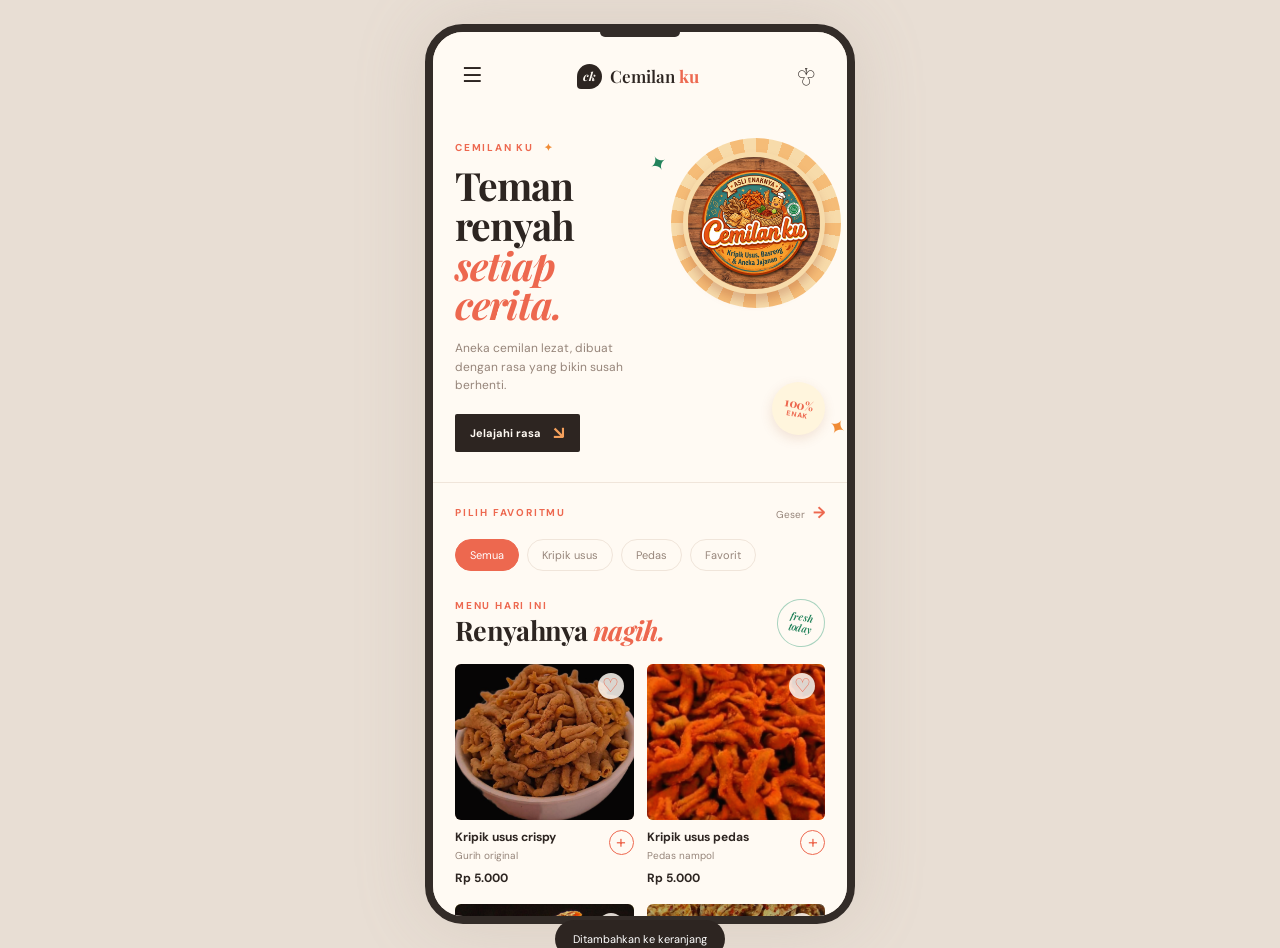
<file: Website Kedua/index.html>
<!doctype html>
<html lang="id">
<head>
  <meta charset="UTF-8">
  <meta name="viewport" content="width=device-width, initial-scale=1.0">
  <meta name="theme-color" content="#fffaf3">
  <title>Cemilan ku — Aneka Cemilan Lezat</title>
  <link rel="preconnect" href="https://fonts.googleapis.com">
  <link rel="preconnect" href="https://fonts.gstatic.com" crossorigin>
  <link href="https://fonts.googleapis.com/css2?family=DM+Sans:wght@400;500;600;700&family=Playfair+Display:wght@600;700;800&display=swap" rel="stylesheet">
  <link rel="stylesheet" href="style.css">
</head>
<body>
  <main class="phone-shell" aria-label="Toko Cemilan ku">
    <div class="speaker"></div>
    <div class="screen">
      <header class="topbar">
        <button class="icon-button" type="button" aria-label="Buka menu" id="menuButton"><span class="menu-icon">☰</span></button>
        <a class="brand-mini" href="#home" aria-label="Cemilan ku beranda"><span class="brand-mark">ck</span><span>Cemilan <b>ku</b></span></a>
        <div class="topbar-actions">
          <button class="bag-button" type="button" aria-label="Lihat keranjang" id="bagButton"><span>♧</span><i id="bagCount">0</i></button>
        </div>
      </header>

      <section class="hero" id="home">
        <div class="hero-copy">
          <p class="eyebrow">Cemilan ku <span>✦</span></p>
          <h1>Teman renyah<br><em>setiap cerita.</em></h1>
          <p class="hero-text">Aneka cemilan lezat, dibuat dengan rasa yang bikin susah berhenti.</p>
          <a class="primary-button" href="#menu">Jelajahi rasa <span>↘</span></a>
        </div>
        <div class="hero-art" aria-label="Koleksi cemilan renyah">
          <div class="sunburst"></div>
          <img class="hero-logo" src="Cemilan Ku.jpeg" alt="Logo Cemilan ku" loading="eager">
          <span class="art-sticker">100%<br><small>ENAK</small></span>
          <span class="art-leaf leaf-one">✦</span><span class="art-leaf leaf-two">✦</span>
        </div>
      </section>

      <section class="category-section" aria-label="Pilih kategori">
        <div class="section-heading"><p class="eyebrow">Pilih favoritmu</p><span>Geser <b>→</b></span></div>
        <div class="category-list" role="tablist">
          <button class="category active" type="button" data-filter="all" role="tab">Semua</button>
          <button class="category" type="button" data-filter="usus" role="tab">Kripik usus</button>
          <button class="category" type="button" data-filter="pedas" role="tab">Pedas</button>
          <button class="category" type="button" data-filter="favorit" role="tab">Favorit</button>
        </div>
      </section>

      <section class="menu-section" id="menu">
        <div class="section-heading menu-title"><div><p class="eyebrow">Menu hari ini</p><h2>Renyahnya <em>nagih.</em></h2></div><span class="fresh-badge">fresh<br>today</span></div>
        <div class="product-grid" id="productGrid">
          <article class="product-card" data-category="usus favorit">
            <div class="product-image pink"><span class="heart">♡</span><img src="Kripik Usus Capture.JPG" alt="Kripik usus crispy"></div>
            <div class="product-info"><div><h3>Kripik usus crispy</h3><p>Gurih original</p></div><button class="add-button" aria-label="Tambah Kripik usus crispy" data-name="Kripik usus crispy" data-price="5000">+</button></div>
            <strong>Rp 5.000</strong>
          </article>
          <article class="product-card" data-category="usus pedas favorit">
            <div class="product-image orange"><span class="heart">♡</span><img src="Kripik Usus Pedas Capture.JPG" alt="Kripik usus pedas" loading="lazy"></div>
            <div class="product-info"><div><h3>Kripik usus pedas</h3><p>Pedas nampol</p></div><button class="add-button" aria-label="Tambah Kripik usus pedas" data-name="Kripik usus pedas" data-price="5000">+</button></div>
            <strong>Rp 5.000</strong>
          </article>
          <article class="product-card" data-category="favorit">
            <div class="product-image yellow"><span class="heart">♡</span><img src="Kripik Singkong Balado Capture.JPG" alt="Singkong balado" loading="lazy"></div>
            <div class="product-info"><div><h3>Singkong balado</h3><p>Manis gurih</p></div><button class="add-button" aria-label="Tambah Singkong balado" data-name="Singkong balado" data-price="5000">+</button></div>
            <strong>Rp 5.000</strong>
          </article>
          <article class="product-card" data-category="pedas">
            <div class="product-image green"><span class="heart">♡</span><img src="Basreng Stik Capture.JPG" alt="Basreng stik pedas daun jeruk" loading="lazy"></div>
            <div class="product-info"><div><h3>Basreng stik</h3><p>Pedas daun jeruk</p></div><button class="add-button" aria-label="Tambah Basreng stik" data-name="Basreng stik pedas daun jeruk" data-price="5000">+</button></div>
            <strong>Rp 5.000</strong>
          </article>
        </div>
      </section>

      <section class="trust-strip"><span>✦</span><p>Dibuat fresh setiap hari<br><b>Rasa rumahan, kualitas pilihan.</b></p><span>✦</span></section>
      <footer><span class="brand-mark">ck</span><p>Cemilan ku <small>Aneka cemilan lezat</small></p><a href="https://wa.me/6289523245511" target="_blank" rel="noreferrer" aria-label="Chat WhatsApp">wa ↗</a></footer>
    </div>
  </main>
  <div class="cart-overlay" id="cartOverlay" aria-hidden="true">
    <section class="cart-panel" role="dialog" aria-modal="true" aria-labelledby="cartTitle">
      <div class="cart-header"><div><p class="eyebrow">Pesananmu</p><h2 id="cartTitle">Cek dulu, <em>ya.</em></h2></div><button class="close-button" type="button" id="closeCart" aria-label="Tutup keranjang">×</button></div>
      <div class="cart-items" id="cartItems"></div>
      <div class="cart-empty" id="cartEmpty">Keranjang masih kosong.<br><span>Pilih cemilan favoritmu dulu, ya.</span></div>
      <div class="cart-total"><span>Total sementara</span><strong id="cartTotal">Rp0</strong></div>
      <button class="whatsapp-button" type="button" id="checkoutButton">Kirim ke WhatsApp <span>↗</span></button>
    </section>
  </div>
  <div class="toast" id="toast" role="status">Ditambahkan ke keranjang</div>
  <script src="app.js"></script>
</body>
</html>
</file>
<file: Website Kedua/style.css>
@import url('https://fonts.googleapis.com/css2?family=DM+Sans:wght@400;500;600;700&family=Playfair+Display:wght@600;700;800&display=swap');

:root { --cream: #fffaf3; --ink: #2d2521; --muted: #96857a; --coral: #ed684f; --orange: #f08b35; --line: #f0e5da; --green: #23835b; }
* { box-sizing: border-box; }
html { scroll-behavior: smooth; }
body { margin: 0; background: #e8ded4; color: var(--ink); font-family: 'DM Sans', sans-serif; }
button, a { font: inherit; }
a { color: inherit; text-decoration: none; }
.phone-shell { width: min(100%, 430px); min-height: 100vh; margin: 0 auto; background: var(--cream); position: relative; box-shadow: 0 0 70px #a8968938; overflow: hidden; }
.screen { padding-bottom: 16px; }
.speaker { display: none; }
.topbar { height: 72px; display: flex; align-items: center; justify-content: space-between; padding: 0 22px; position: relative; z-index: 2; }
.icon-button, .bag-button { border: 0; background: none; color: var(--ink); cursor: pointer; padding: 8px; position: relative; }
.menu-icon { font-size: 20px; line-height: 1; transform: scaleX(1.15); display: inline-block; }
.brand-mini { display: flex; align-items: center; gap: 8px; font-family: 'Playfair Display', serif; font-weight: 600; font-size: 17px; }
.brand-mini b { color: var(--coral); }
.brand-mark { background: var(--ink); color: var(--cream); width: 25px; height: 25px; display: inline-flex; align-items: center; justify-content: center; border-radius: 50% 50% 50% 4px; font: 700 12px 'Playfair Display', serif; font-style: italic; }
.topbar-actions { display: flex; align-items: center; gap: 4px; }
.bag-button { font-size: 24px; transform: rotate(180deg); }
.bag-button i { position: absolute; top: 0; right: 0; border-radius: 50%; background: var(--coral); color: #fff; width: 16px; height: 16px; font: 700 10px/16px 'DM Sans'; font-style: normal; transform: rotate(-180deg); text-align: center; display: none; }
.hero { display: grid; grid-template-columns: 1fr 44%; gap: 5px; padding: 16px 22px 30px; min-height: 268px; }
.hero-copy { padding-top: 13px; position: relative; z-index: 1; }
.eyebrow { text-transform: uppercase; letter-spacing: 1.8px; color: var(--coral); font-size: 10px; font-weight: 700; margin: 0 0 12px; }
.eyebrow span { color: var(--orange); margin-left: 6px; }
h1, h2, h3, p { margin-top: 0; }
h1 { font: 700 clamp(29px, 9vw, 39px)/1.02 'Playfair Display', serif; letter-spacing: -1px; margin: 0 0 14px; }
h1 em, h2 em { color: var(--coral); font-style: italic; }
.hero-text { color: var(--muted); font-size: 12px; line-height: 1.55; max-width: 190px; margin-bottom: 19px; }
.primary-button { display: inline-flex; align-items: center; gap: 12px; background: var(--ink); color: #fffaf3; padding: 12px 15px; border-radius: 2px; font-size: 11px; font-weight: 700; transition: transform .2s, background .2s; }
.primary-button:hover { transform: translateY(-2px); background: var(--coral); }
.primary-button span { color: #f4a05c; font-size: 18px; line-height: 10px; }
.hero-art { position: relative; min-height: 230px; }
.hero-art img { width: 178px; height: 196px; object-fit: cover; border-radius: 94px 94px 8px 8px; position: absolute; right: -26px; top: 2px; z-index: 1; filter: saturate(1.12); color: transparent; font-size: 0; background: #f7dbaa; }
.hero-art .hero-logo { width: 142px; height: 142px; object-fit: cover; border: 5px solid #f7dbaa; border-radius: 50%; right: 0; top: 24px; z-index: 2; filter: drop-shadow(0 7px 5px #8f2f1640); background: #f7dbaa; }
.sunburst { position: absolute; width: 170px; height: 170px; border-radius: 50%; background: repeating-conic-gradient(#f5bc77 0deg 9deg, #f7dbaa 9deg 18deg); top: 10px; right: -16px; }
.art-sticker { position: absolute; background: #fff5dd; color: var(--coral); border-radius: 50%; width: 53px; height: 53px; display: grid; place-content: center; text-align: center; font: 800 12px/11px 'Playfair Display'; transform: rotate(10deg); z-index: 2; right: 0; bottom: 17px; box-shadow: 0 4px 12px #a65d2825; }
.art-sticker small { font: 700 7px 'DM Sans'; letter-spacing: 1px; }
.art-leaf { color: var(--green); position: absolute; z-index: 2; font-size: 21px; }
.leaf-one { left: -12px; top: 22px; transform: rotate(-28deg); }.leaf-two { right: -21px; bottom: 11px; color: var(--orange); transform: rotate(30deg); }
.category-section { border-top: 1px solid var(--line); padding: 19px 22px 14px; }
.section-heading { display: flex; justify-content: space-between; align-items: center; }
.section-heading .eyebrow { margin-bottom: 0; }.section-heading > span { color: var(--muted); font-size: 10px; }.section-heading > span b { color: var(--coral); font-size: 16px; margin-left: 5px; }
.category-list { display: flex; gap: 8px; overflow-x: auto; padding: 16px 0 4px; scrollbar-width: none; }.category-list::-webkit-scrollbar { display: none; }
.category { color: var(--muted); background: transparent; border: 1px solid var(--line); border-radius: 20px; padding: 8px 14px; white-space: nowrap; font-size: 11px; cursor: pointer; transition: .2s; }.category.active, .category:hover { color: #fff; background: var(--coral); border-color: var(--coral); }
.menu-section { padding: 10px 22px 22px; }.menu-title { align-items: flex-start; margin-bottom: 17px; }.menu-title .eyebrow { margin-bottom: 4px; }h2 { font: 700 27px/1.05 'Playfair Display', serif; letter-spacing: -.7px; margin: 0; }.fresh-badge { color: var(--green) !important; font: italic 600 11px/1.05 'Playfair Display'; border: 1px solid #a9d3bf; border-radius: 50%; width: 48px; height: 48px; text-align: center; padding-top: 12px; transform: rotate(10deg); }
.product-grid { display: grid; grid-template-columns: 1fr 1fr; gap: 18px 13px; }.product-card { min-width: 0; position: relative; animation: rise .55s both; }.product-card:nth-child(2) { animation-delay: .07s; }.product-card:nth-child(3) { animation-delay: .14s; }.product-card:nth-child(4) { animation-delay: .21s; }.product-card.is-hidden { display: none; }
.product-image { height: 156px; position: relative; overflow: hidden; border-radius: 6px; }.product-image img { width: 100%; height: 100%; object-fit: cover; mix-blend-mode: multiply; filter: saturate(1.12) contrast(.96); color: transparent; font-size: 0; }.pink { background: #f3c0ad; }.orange { background: #f6bc70; }.yellow { background: #efd77a; }.green { background: #b9cda7; }.heart { position: absolute; top: 9px; right: 10px; z-index: 1; background: #fffaf3d9; width: 26px; height: 26px; border-radius: 50%; text-align: center; line-height: 25px; color: var(--coral); font-size: 19px; }
.product-info { display: flex; gap: 4px; align-items: flex-start; justify-content: space-between; padding-top: 10px; }.product-info h3 { font-size: 12px; line-height: 1.25; margin: 0 0 4px; font-weight: 700; }.product-info p { color: var(--muted); font-size: 10px; margin: 0; }.product-card > strong { display: block; font-size: 12px; margin-top: 8px; }.add-button { width: 25px; height: 25px; flex: 0 0 25px; border: 1px solid var(--coral); color: var(--coral); border-radius: 50%; background: transparent; cursor: pointer; font-size: 18px; line-height: 19px; transition: .2s; }.add-button:hover { background: var(--coral); color: #fff; }
.trust-strip { background: #f7e5c7; display: flex; justify-content: center; align-items: center; gap: 15px; padding: 15px; color: var(--orange); text-align: center; }.trust-strip p { font-size: 10px; line-height: 1.5; margin: 0; color: #af7348; }.trust-strip b { color: var(--ink); font-weight: 600; }.trust-strip span { font-size: 17px; }
footer { display: flex; align-items: center; gap: 9px; padding: 20px 22px 9px; }.footer p, footer p { font: 600 12px 'Playfair Display', serif; margin: 0; flex: 1; }footer small { display: block; color: var(--muted); font: 9px 'DM Sans'; margin-top: 2px; }footer a { font-size: 11px; font-weight: 700; color: var(--green); border-bottom: 1px solid var(--green); }
.toast { position: fixed; left: 50%; bottom: 22px; transform: translate(-50%, 80px); background: var(--ink); color: #fff; padding: 12px 18px; font-size: 11px; border-radius: 30px; z-index: 10; transition: transform .3s; white-space: nowrap; }.toast.show { transform: translate(-50%, 0); }
.cart-overlay { position: fixed; inset: 0; background: #2d252180; z-index: 8; display: flex; align-items: flex-end; justify-content: center; opacity: 0; pointer-events: none; transition: opacity .25s; }.cart-overlay.open { opacity: 1; pointer-events: auto; }.cart-panel { width: min(100%, 430px); background: var(--cream); border-radius: 20px 20px 0 0; padding: 23px 22px 25px; transform: translateY(30px); transition: transform .25s; }.cart-overlay.open .cart-panel { transform: translateY(0); }.cart-header { display: flex; justify-content: space-between; align-items: flex-start; }.cart-header .eyebrow { margin-bottom: 5px; }.cart-header h2 { font-size: 25px; }.close-button { border: 0; background: #f5e9dc; color: var(--ink); border-radius: 50%; width: 29px; height: 29px; font-size: 22px; line-height: 20px; cursor: pointer; }.cart-items { margin: 19px 0 4px; max-height: 210px; overflow: auto; }.cart-item { display: flex; justify-content: space-between; align-items: center; gap: 10px; padding: 13px 0; border-bottom: 1px solid var(--line); }.cart-item strong, .cart-item small { display: block; }.cart-item strong { font-size: 12px; }.cart-item small { color: var(--muted); font-size: 10px; margin-top: 4px; }.quantity-control { display: flex; align-items: center; gap: 10px; }.quantity-control button { border: 1px solid var(--coral); background: transparent; color: var(--coral); border-radius: 50%; width: 25px; height: 25px; line-height: 18px; font-size: 17px; cursor: pointer; }.quantity-control b { min-width: 12px; text-align: center; font-size: 12px; }.cart-empty { color: var(--ink); text-align: center; font-size: 12px; padding: 25px 0; }.cart-empty span { color: var(--muted); font-size: 10px; line-height: 2; }.cart-total { display: flex; justify-content: space-between; align-items: center; border-top: 1px solid var(--line); padding: 17px 0; font-size: 11px; }.cart-total strong { font-size: 15px; }.whatsapp-button { width: 100%; border: 0; background: var(--green); color: #fff; padding: 14px; border-radius: 3px; font-size: 12px; font-weight: 700; cursor: pointer; }.whatsapp-button span { margin-left: 8px; font-size: 17px; }.whatsapp-button:disabled { background: #cfc4bb; cursor: not-allowed; }
@keyframes rise { from { opacity: 0; transform: translateY(10px); } to { opacity: 1; transform: translateY(0); } }
@media (min-width: 600px) { .phone-shell { margin: 24px auto; min-height: calc(100vh - 48px); border: 8px solid #332c28; border-radius: 38px; max-height: 900px; overflow-y: auto; }.phone-shell::-webkit-scrollbar { width: 4px; }.phone-shell::-webkit-scrollbar-thumb { background: var(--coral); border-radius: 8px; }.speaker { display: block; position: absolute; width: 80px; height: 5px; background: #332c28; border-radius: 0 0 8px 8px; left: calc(50% - 40px); top: 0; z-index: 3; }.screen { padding-top: 8px; } }
@media (max-width: 360px) { .hero { padding-left: 17px; padding-right: 17px; }.category-section, .menu-section { padding-left: 17px; padding-right: 17px; }.topbar { padding: 0 17px; }.product-image { height: 140px; } }
</file>
